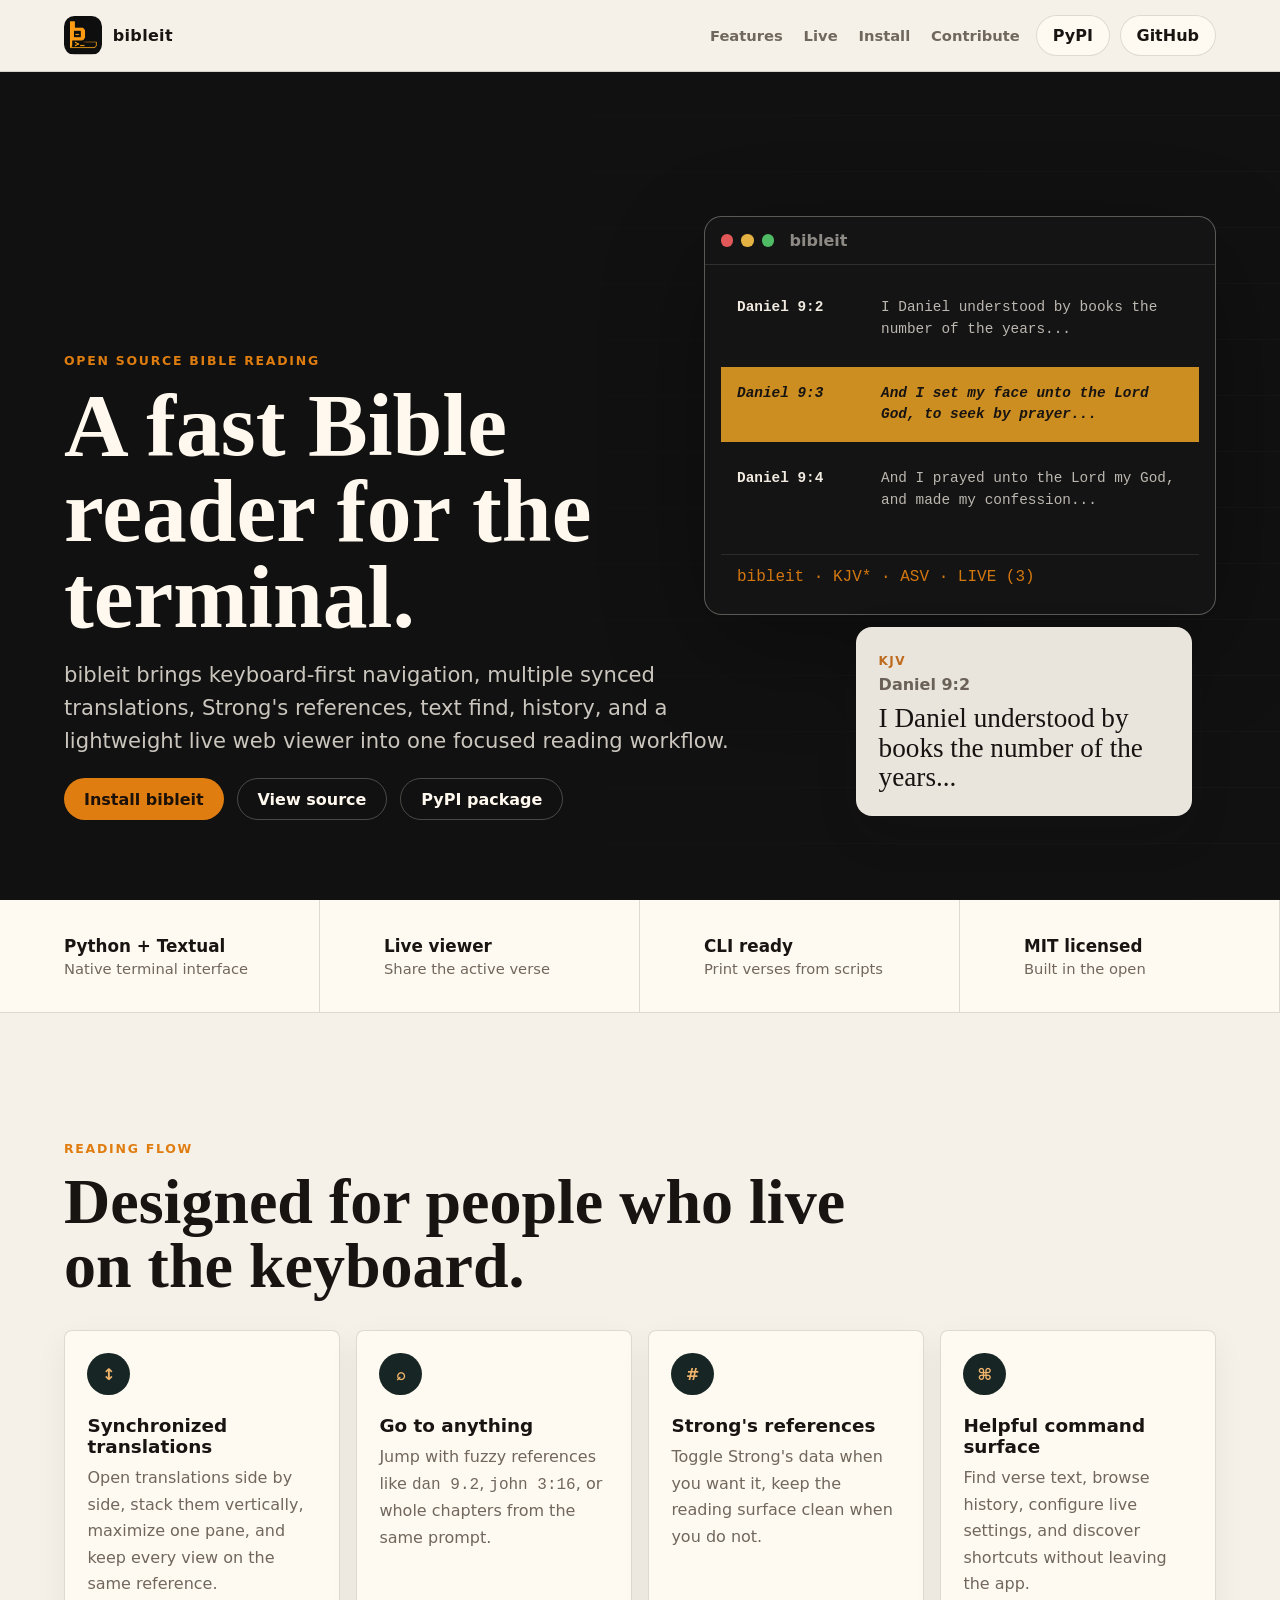
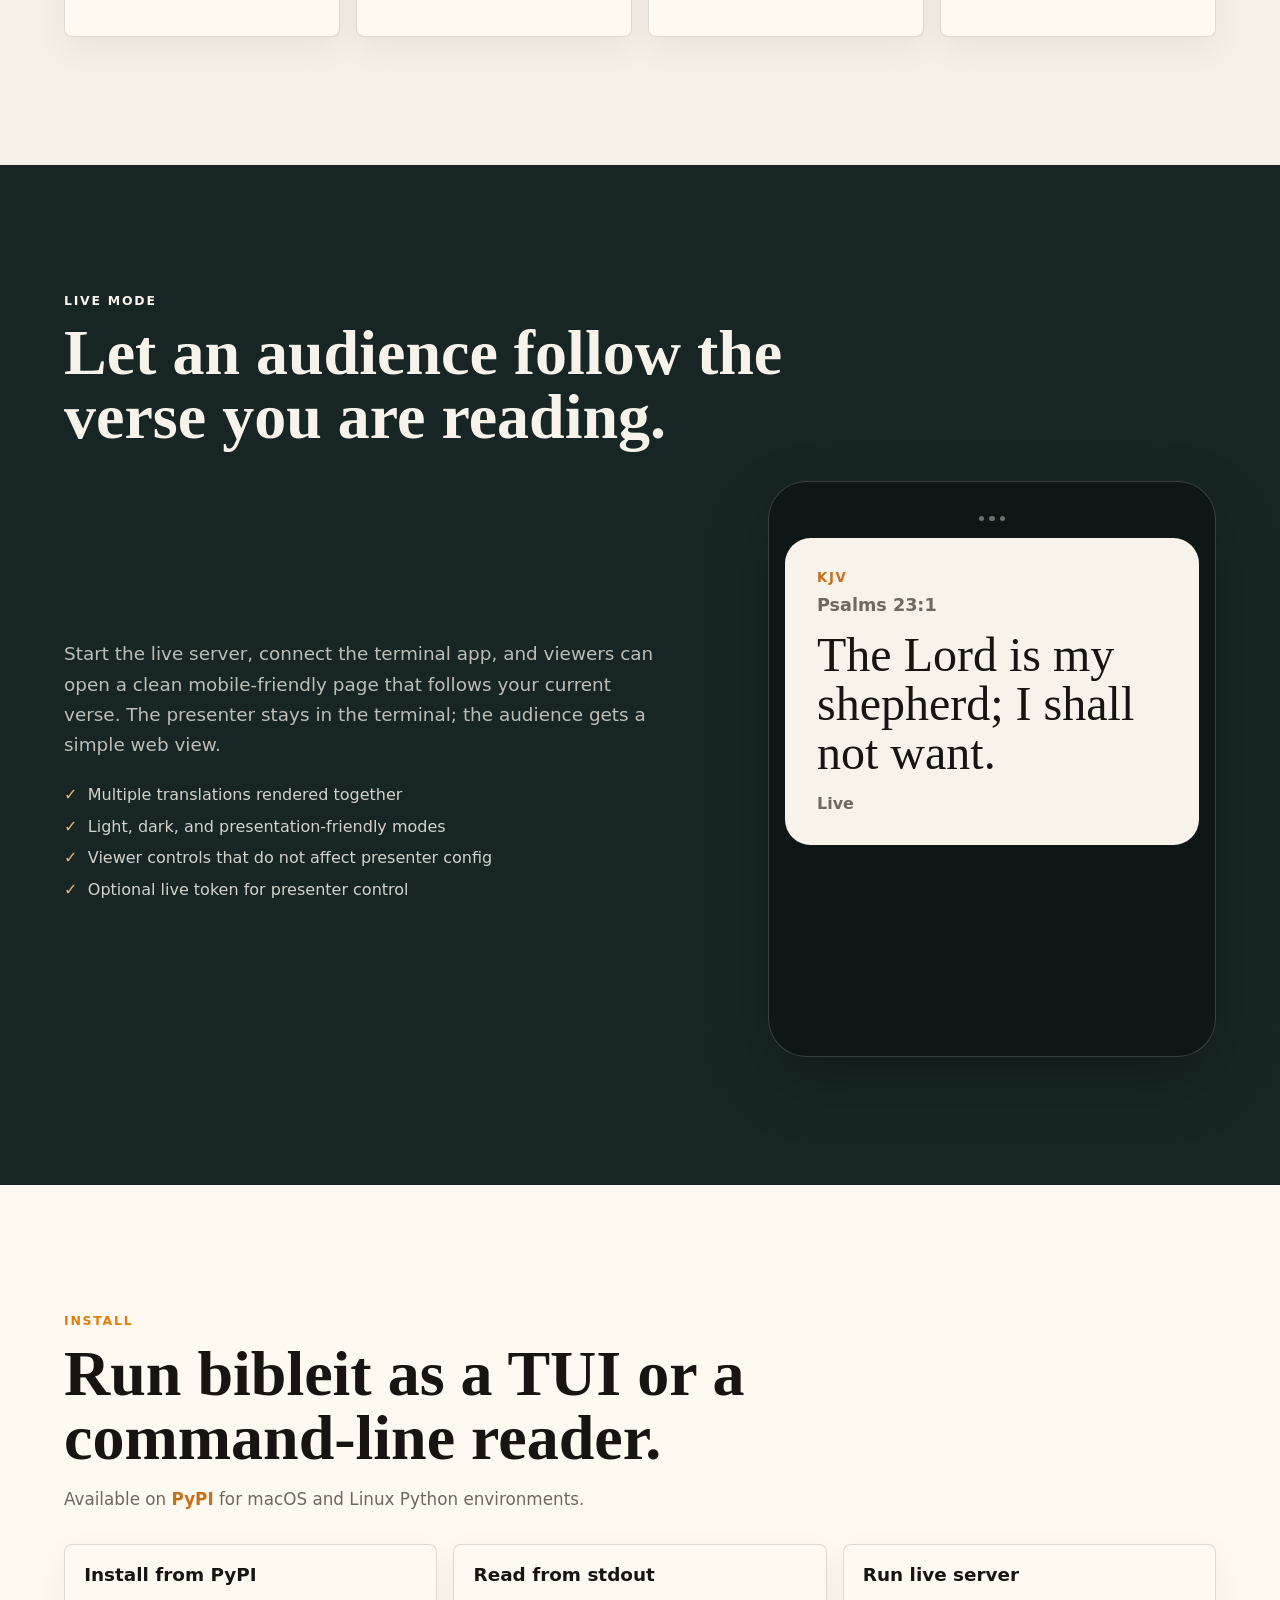
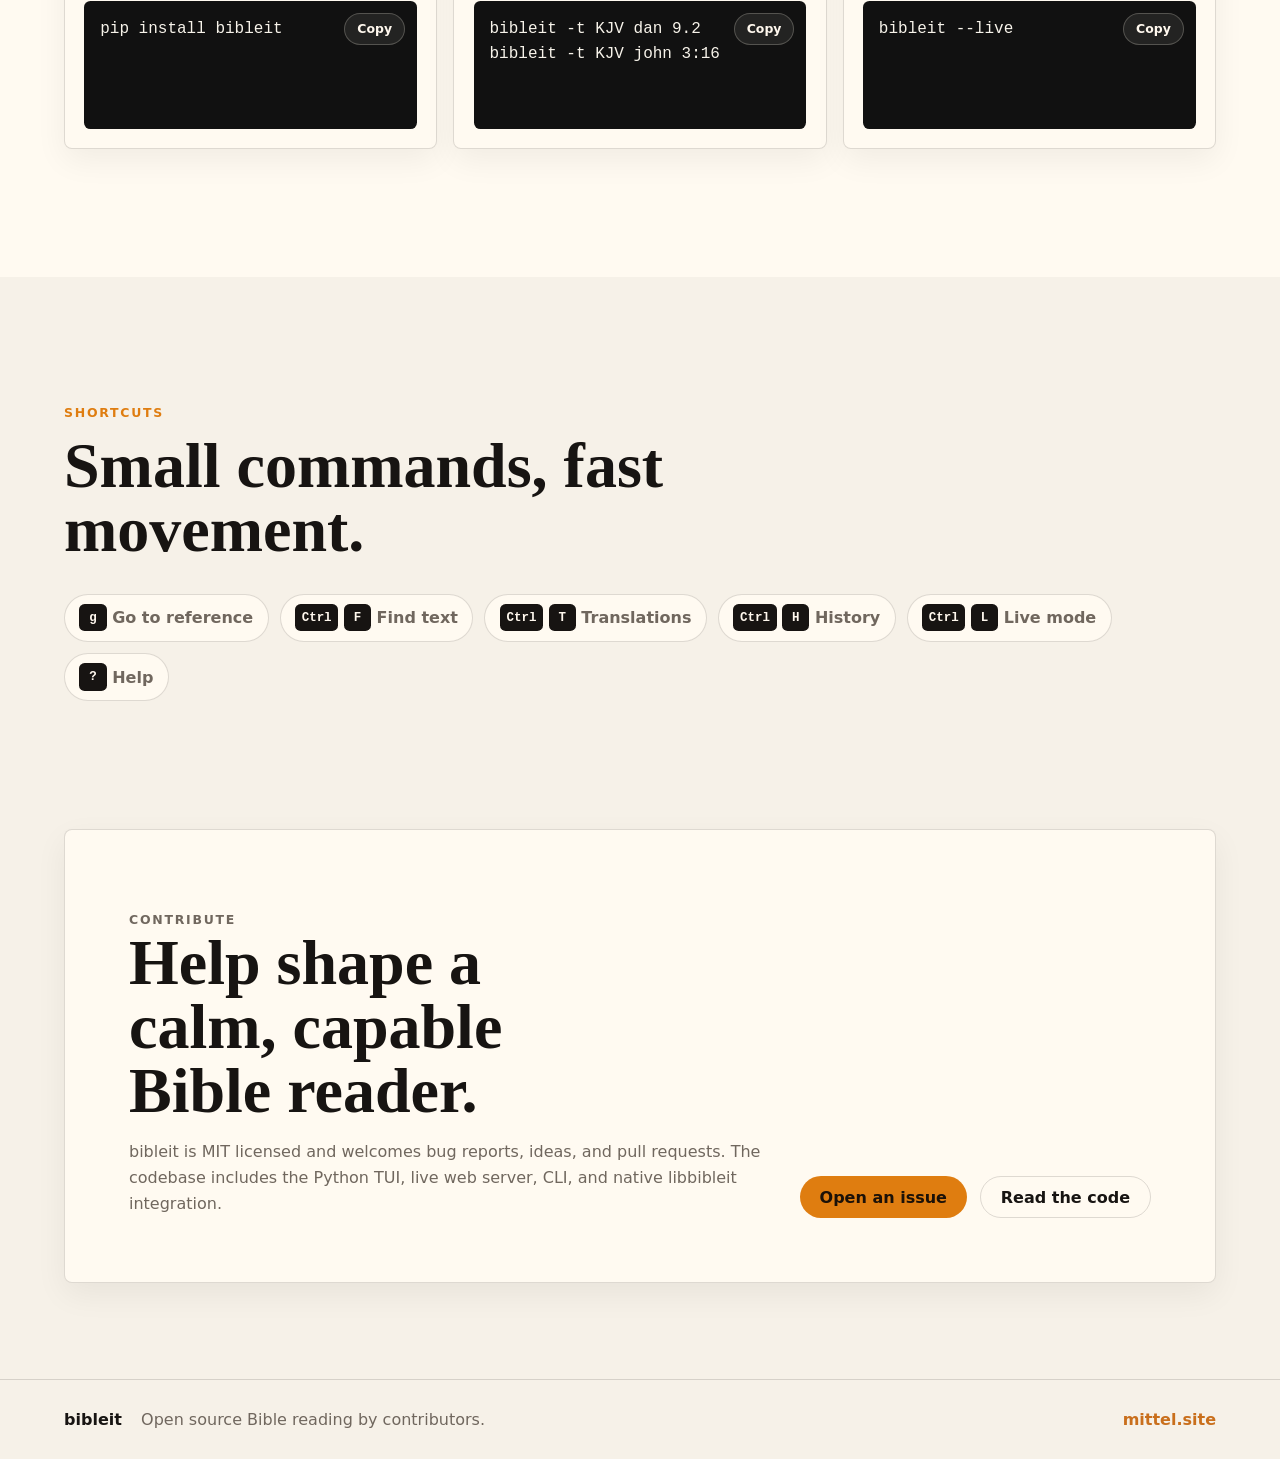
<file: docs/index.html>
<!doctype html>
<html lang="en">
<head>
  <meta charset="utf-8">
  <meta name="viewport" content="width=device-width, initial-scale=1">
  <meta name="description" content="bibleit is an open source keyboard-first Bible reader for the terminal with synced translations, live sharing, Strong's references, and a fast CLI.">
  <meta name="theme-color" content="#111111">
  <title>bibleit - open source Bible reading for the terminal</title>
  <link rel="icon" type="image/png" href="assets/bibleit-icon.png">
  <link rel="apple-touch-icon" href="assets/bibleit-icon.png">
  <link rel="stylesheet" href="styles.css">
</head>
<body>
  <header class="site-header">
    <a class="brand" href="#top" aria-label="bibleit home">
      <img class="brand-mark" src="assets/bibleit-icon.png" alt="">
      <span>bibleit</span>
    </a>
    <nav class="site-nav" aria-label="Primary navigation">
      <a href="#features">Features</a>
      <a href="#live">Live</a>
      <a href="#install">Install</a>
      <a href="#contribute">Contribute</a>
    </nav>
    <div class="header-actions">
      <a class="header-action" href="https://pypi.org/project/bibleit/">PyPI</a>
      <a class="header-action" href="https://github.com/mittel-labs/bibleit">GitHub</a>
    </div>
  </header>

  <main id="top">
    <section class="hero" aria-labelledby="hero-title">
      <div class="hero-visual" aria-hidden="true">
        <div class="terminal-window">
          <div class="window-bar">
            <span></span><span></span><span></span>
            <strong>bibleit</strong>
          </div>
          <div class="terminal-grid">
            <div class="verse-line"><b>Daniel 9:2</b><span>I Daniel understood by books the number of the years...</span></div>
            <div class="verse-line active"><b>Daniel 9:3</b><span>And I set my face unto the Lord God, to seek by prayer...</span></div>
            <div class="verse-line"><b>Daniel 9:4</b><span>And I prayed unto the Lord my God, and made my confession...</span></div>
            <div class="status-line">bibleit · KJV* · ASV · LIVE (3)</div>
          </div>
        </div>
        <div class="live-card">
          <span>KJV</span>
          <b>Daniel 9:2</b>
          <p>I Daniel understood by books the number of the years...</p>
        </div>
      </div>

      <div class="hero-copy">
        <p class="eyebrow">Open source Bible reading</p>
        <h1 id="hero-title">A fast Bible reader for the terminal.</h1>
        <p class="hero-text">
          bibleit brings keyboard-first navigation, multiple synced translations,
          Strong's references, text find, history, and a lightweight live web viewer
          into one focused reading workflow.
        </p>
        <div class="hero-actions">
          <a class="primary-action" href="#install">Install bibleit</a>
          <a class="secondary-action" href="https://github.com/mittel-labs/bibleit">View source</a>
          <a class="secondary-action" href="https://pypi.org/project/bibleit/">PyPI package</a>
        </div>
      </div>
    </section>

    <section class="quick-strip" aria-label="Project highlights">
      <div>
        <strong>Python + Textual</strong>
        <span>Native terminal interface</span>
      </div>
      <div>
        <strong>Live viewer</strong>
        <span>Share the active verse</span>
      </div>
      <div>
        <strong>CLI ready</strong>
        <span>Print verses from scripts</span>
      </div>
      <div>
        <strong>MIT licensed</strong>
        <span>Built in the open</span>
      </div>
    </section>

    <section id="features" class="section">
      <div class="section-heading">
        <p class="eyebrow">Reading flow</p>
        <h2>Designed for people who live on the keyboard.</h2>
      </div>
      <div class="feature-grid">
        <article>
          <span class="icon">↕</span>
          <h3>Synchronized translations</h3>
          <p>Open translations side by side, stack them vertically, maximize one pane, and keep every view on the same reference.</p>
        </article>
        <article>
          <span class="icon">⌕</span>
          <h3>Go to anything</h3>
          <p>Jump with fuzzy references like <code>dan 9.2</code>, <code>john 3:16</code>, or whole chapters from the same prompt.</p>
        </article>
        <article>
          <span class="icon">#</span>
          <h3>Strong's references</h3>
          <p>Toggle Strong's data when you want it, keep the reading surface clean when you do not.</p>
        </article>
        <article>
          <span class="icon">⌘</span>
          <h3>Helpful command surface</h3>
          <p>Find verse text, browse history, configure live settings, and discover shortcuts without leaving the app.</p>
        </article>
      </div>
    </section>

    <section id="live" class="section live-section">
      <div class="section-heading">
        <p class="eyebrow">Live mode</p>
        <h2>Let an audience follow the verse you are reading.</h2>
      </div>
      <div class="live-layout">
        <div class="live-copy">
          <p>
            Start the live server, connect the terminal app, and viewers can open a
            clean mobile-friendly page that follows your current verse. The presenter
            stays in the terminal; the audience gets a simple web view.
          </p>
          <ul class="check-list">
            <li>Multiple translations rendered together</li>
            <li>Light, dark, and presentation-friendly modes</li>
            <li>Viewer controls that do not affect presenter config</li>
            <li>Optional live token for presenter control</li>
          </ul>
        </div>
        <div class="phone-preview" aria-label="Live viewer preview">
          <div class="phone-toolbar">
            <span></span><span></span><span></span>
          </div>
          <div class="phone-content">
            <small>KJV</small>
            <strong>Psalms 23:1</strong>
            <p>The Lord is my shepherd; I shall not want.</p>
            <em>Live</em>
          </div>
        </div>
      </div>
    </section>

    <section id="install" class="section install-section">
      <div class="section-heading">
        <p class="eyebrow">Install</p>
        <h2>Run bibleit as a TUI or a command-line reader.</h2>
        <p class="section-note">Available on <a href="https://pypi.org/project/bibleit/">PyPI</a> for macOS and Linux Python environments.</p>
      </div>
      <div class="command-grid">
        <article class="command-card">
          <h3>Install from PyPI</h3>
          <pre><code>pip install bibleit</code><button class="copy-command" type="button" aria-label="Copy install command">Copy</button></pre>
        </article>
        <article class="command-card">
          <h3>Read from stdout</h3>
          <pre><code>bibleit -t KJV dan 9.2
bibleit -t KJV john 3:16</code><button class="copy-command" type="button" aria-label="Copy CLI examples">Copy</button></pre>
        </article>
        <article class="command-card">
          <h3>Run live server</h3>
          <pre><code>bibleit --live</code><button class="copy-command" type="button" aria-label="Copy live server command">Copy</button></pre>
        </article>
      </div>
    </section>

    <section class="section shortcuts-section">
      <div class="section-heading">
        <p class="eyebrow">Shortcuts</p>
        <h2>Small commands, fast movement.</h2>
      </div>
      <div class="shortcut-list" aria-label="Common shortcuts">
        <span><kbd>g</kbd> Go to reference</span>
        <span><kbd>Ctrl</kbd><kbd>F</kbd> Find text</span>
        <span><kbd>Ctrl</kbd><kbd>T</kbd> Translations</span>
        <span><kbd>Ctrl</kbd><kbd>H</kbd> History</span>
        <span><kbd>Ctrl</kbd><kbd>L</kbd> Live mode</span>
        <span><kbd>?</kbd> Help</span>
      </div>
    </section>

    <section id="contribute" class="section contribute-section">
      <div>
        <p class="eyebrow">Contribute</p>
        <h2>Help shape a calm, capable Bible reader.</h2>
        <p>
          bibleit is MIT licensed and welcomes bug reports, ideas, and pull
          requests. The codebase includes the Python TUI, live web server, CLI,
          and native libbibleit integration.
        </p>
      </div>
      <div class="contribute-actions">
        <a class="primary-action" href="https://github.com/mittel-labs/bibleit/issues">Open an issue</a>
        <a class="secondary-action" href="https://github.com/mittel-labs/bibleit">Read the code</a>
      </div>
    </section>
  </main>

  <footer class="site-footer">
    <span>bibleit</span>
    <span>Open source Bible reading by contributors.</span>
    <a href="https://mittel.site">mittel.site</a>
  </footer>

  <script src="app.js"></script>
</body>
</html>
</file>
<file: docs/styles.css>
:root {
  color-scheme: light;
  --ink: #171412;
  --paper: #f6f1e8;
  --paper-strong: #fffaf1;
  --muted: #70675e;
  --line: rgba(23, 20, 18, 0.14);
  --accent: #c96f1c;
  --accent-strong: #df7d10;
  --green: #2f6c61;
  --blue: #485f9f;
  --dark: #111111;
  --dark-soft: #1b1b1b;
  --shadow: 0 1.25rem 3rem rgba(23, 20, 18, 0.14);
}

* {
  box-sizing: border-box;
}

html {
  scroll-behavior: smooth;
}

body {
  margin: 0;
  background: var(--paper);
  color: var(--ink);
  font-family: Inter, ui-sans-serif, system-ui, -apple-system, BlinkMacSystemFont, "Segoe UI", sans-serif;
}

a {
  color: inherit;
}

code,
pre,
kbd {
  font-family: "SFMono-Regular", Consolas, "Liberation Mono", monospace;
}

.site-header {
  position: sticky;
  top: 0;
  z-index: 10;
  min-height: 4.5rem;
  padding: 0 5vw;
  display: flex;
  align-items: center;
  gap: 1rem;
  border-bottom: 1px solid var(--line);
  background: rgba(246, 241, 232, 0.86);
  backdrop-filter: blur(18px);
}

.site-header[data-scrolled] {
  box-shadow: 0 0.8rem 2rem rgba(23, 20, 18, 0.08);
}

.brand {
  display: inline-flex;
  align-items: center;
  gap: 0.65rem;
  font-weight: 850;
  text-decoration: none;
  letter-spacing: 0.02em;
}

.brand-mark {
  width: 2.4rem;
  height: 2.4rem;
  display: block;
  flex: 0 0 auto;
  border-radius: 0.65rem;
}

.site-nav {
  margin-left: auto;
  display: flex;
  gap: 1.3rem;
  color: var(--muted);
  font-size: 0.92rem;
  font-weight: 700;
}

.site-nav a,
.header-action,
.hero-actions a,
.contribute-actions a {
  text-decoration: none;
}

.site-nav a:hover {
  color: var(--ink);
}

.header-actions {
  display: flex;
  align-items: center;
  gap: 0.6rem;
}

.header-action,
.primary-action,
.secondary-action {
  min-height: 2.6rem;
  display: inline-flex;
  align-items: center;
  justify-content: center;
  border-radius: 999px;
  font-weight: 800;
}

.header-action {
  padding: 0 1rem;
  border: 1px solid var(--line);
  background: var(--paper-strong);
}

.hero {
  min-height: calc(100vh - 4.5rem);
  position: relative;
  display: grid;
  align-items: end;
  padding: 8rem 5vw 5rem;
  overflow: hidden;
  background: var(--dark);
  color: #fff8ee;
}

.hero::after {
  content: "";
  position: absolute;
  inset: 0;
  background:
    linear-gradient(90deg, rgba(17, 17, 17, 0.96) 0%, rgba(17, 17, 17, 0.86) 42%, rgba(17, 17, 17, 0.38) 100%),
    repeating-linear-gradient(0deg, rgba(255, 255, 255, 0.035), rgba(255, 255, 255, 0.035) 1px, transparent 1px, transparent 3.5rem);
  pointer-events: none;
}

.hero-copy {
  position: relative;
  z-index: 2;
  width: min(52rem, 52vw);
  max-width: 100%;
}

.eyebrow {
  margin: 0 0 0.85rem;
  color: var(--accent-strong);
  font-size: 0.78rem;
  font-weight: 900;
  letter-spacing: 0.14em;
  text-transform: uppercase;
}

h1,
h2,
h3,
p {
  margin-top: 0;
}

h1 {
  max-width: 13ch;
  margin-bottom: 1.2rem;
  font-family: Georgia, "Times New Roman", serif;
  font-size: clamp(3rem, 7vw, 6.4rem);
  line-height: 0.96;
  letter-spacing: 0;
}

h2 {
  margin-bottom: 0;
  font-family: Georgia, "Times New Roman", serif;
  font-size: clamp(2.1rem, 5vw, 4.4rem);
  line-height: 1;
  letter-spacing: 0;
}

h3 {
  margin-bottom: 0.55rem;
  font-size: 1.15rem;
}

.hero-text {
  max-width: 42rem;
  color: rgba(255, 248, 238, 0.78);
  font-size: clamp(1.05rem, 2vw, 1.32rem);
  line-height: 1.55;
}

.hero-actions {
  display: flex;
  flex-wrap: wrap;
  gap: 0.8rem;
}

.primary-action {
  padding: 0 1.25rem;
  background: var(--accent-strong);
  color: #1b1108;
}

.secondary-action {
  padding: 0 1.25rem;
  border: 1px solid rgba(255, 248, 238, 0.24);
  color: #fff8ee;
}

.hero-visual {
  position: absolute;
  z-index: 1;
  right: 5vw;
  top: 9rem;
  width: min(44rem, 40vw);
  min-height: 34rem;
  opacity: 0.94;
}

.terminal-window {
  border: 1px solid rgba(255, 248, 238, 0.32);
  border-radius: 1.1rem;
  background: #151515;
  box-shadow: 0 2rem 7rem rgba(0, 0, 0, 0.34);
  overflow: hidden;
}

.window-bar {
  height: 3rem;
  display: flex;
  align-items: center;
  gap: 0.5rem;
  padding: 0 1rem;
  border-bottom: 1px solid rgba(255, 248, 238, 0.12);
  color: rgba(255, 248, 238, 0.55);
}

.window-bar span {
  width: 0.78rem;
  height: 0.78rem;
  border-radius: 50%;
  background: #f05d5e;
}

.window-bar span:nth-child(2) {
  background: #f2bd46;
}

.window-bar span:nth-child(3) {
  background: #53c66b;
}

.window-bar strong {
  margin-left: 0.45rem;
}

.terminal-grid {
  padding: 1rem;
  display: grid;
  gap: 0.65rem;
}

.verse-line {
  display: grid;
  grid-template-columns: 8rem 1fr;
  gap: 1rem;
  padding: 1rem;
  color: rgba(255, 248, 238, 0.76);
  font-family: "SFMono-Regular", Consolas, monospace;
  font-size: 0.9rem;
  line-height: 1.5;
}

.verse-line b {
  color: #fff8ee;
}

.verse-line.active {
  background: #d99623;
  color: #171412;
  font-style: italic;
  font-weight: 800;
}

.verse-line.active b {
  color: #171412;
}

.status-line {
  margin-top: 1rem;
  padding: 0.8rem 1rem;
  border-top: 1px solid rgba(255, 248, 238, 0.1);
  color: var(--accent-strong);
  font-family: "SFMono-Regular", Consolas, monospace;
}

.live-card {
  position: absolute;
  right: 1.5rem;
  bottom: -3.5rem;
  width: min(21rem, 72%);
  padding: 1.35rem;
  border: 1px solid rgba(255, 248, 238, 0.18);
  border-radius: 1rem;
  background: #f7f3ea;
  color: var(--ink);
  box-shadow: var(--shadow);
}

.live-card span {
  color: var(--accent);
  font-size: 0.75rem;
  font-weight: 900;
  letter-spacing: 0.12em;
}

.live-card b {
  display: block;
  margin-top: 0.4rem;
  color: var(--muted);
}

.live-card p {
  margin: 0.6rem 0 0;
  font-family: Georgia, "Times New Roman", serif;
  font-size: 1.7rem;
  line-height: 1.1;
}

.quick-strip {
  display: grid;
  grid-template-columns: repeat(4, 1fr);
  border-bottom: 1px solid var(--line);
  background: var(--paper-strong);
}

.quick-strip div {
  min-height: 7rem;
  padding: 1.25rem 5vw;
  border-right: 1px solid var(--line);
  display: grid;
  align-content: center;
}

.quick-strip strong {
  font-size: 1.05rem;
}

.quick-strip span {
  margin-top: 0.25rem;
  color: var(--muted);
  font-size: 0.92rem;
}

.section {
  padding: clamp(4.5rem, 10vw, 8rem) 5vw;
}

.section-heading {
  max-width: 50rem;
  margin-bottom: 2rem;
}

.section-note {
  max-width: 42rem;
  margin: 1rem 0 0;
  color: var(--muted);
  font-size: 1.05rem;
  line-height: 1.55;
}

.section-note a {
  color: var(--accent);
  font-weight: 850;
  text-decoration: none;
}

.feature-grid {
  display: grid;
  grid-template-columns: repeat(4, minmax(0, 1fr));
  gap: 1rem;
}

.feature-grid article,
.command-card,
.contribute-section {
  min-width: 0;
  border: 1px solid var(--line);
  border-radius: 0.5rem;
  background: var(--paper-strong);
  box-shadow: 0 0.7rem 2rem rgba(23, 20, 18, 0.06);
}

.feature-grid article {
  min-height: 17rem;
  padding: 1.4rem;
}

.feature-grid p,
.live-copy p,
.contribute-section p {
  color: var(--muted);
  line-height: 1.65;
}

.icon {
  width: 2.65rem;
  height: 2.65rem;
  margin-bottom: 1.2rem;
  display: grid;
  place-items: center;
  border-radius: 50%;
  background: #172625;
  color: #f0b46b;
  font-weight: 900;
}

.live-section {
  background: #172625;
  color: #f7f3ea;
}

.live-section .section-heading h2,
.live-section .section-heading .eyebrow {
  color: #f7f3ea;
}

.live-section .eyebrow {
  color: #f0b46b;
}

.live-layout {
  display: grid;
  grid-template-columns: minmax(0, 1fr) minmax(19rem, 28rem);
  gap: clamp(2rem, 8vw, 6rem);
  align-items: center;
}

.live-copy p {
  max-width: 42rem;
  color: rgba(247, 243, 234, 0.74);
  font-size: 1.15rem;
}

.check-list {
  margin: 1.5rem 0 0;
  padding: 0;
  display: grid;
  gap: 0.8rem;
  list-style: none;
}

.check-list li {
  display: flex;
  gap: 0.65rem;
  color: rgba(247, 243, 234, 0.84);
}

.check-list li::before {
  content: "✓";
  color: #f0b46b;
  font-weight: 900;
}

.phone-preview {
  min-height: 36rem;
  padding: 1rem;
  border: 1px solid rgba(247, 243, 234, 0.18);
  border-radius: 2.4rem;
  background: #0f1716;
  box-shadow: 0 1.5rem 4rem rgba(0, 0, 0, 0.24);
}

.phone-toolbar {
  height: 2.5rem;
  display: flex;
  align-items: center;
  justify-content: center;
  gap: 0.3rem;
}

.phone-toolbar span {
  width: 0.35rem;
  height: 0.35rem;
  border-radius: 50%;
  background: rgba(247, 243, 234, 0.4);
}

.phone-content {
  height: calc(100% - 2.5rem);
  padding: 2rem;
  border-radius: 1.6rem;
  background: #f7f3ea;
  color: var(--ink);
  display: grid;
  align-content: center;
}

.phone-content small {
  color: var(--accent);
  font-weight: 900;
  letter-spacing: 0.12em;
}

.phone-content strong {
  margin-top: 0.6rem;
  color: var(--muted);
  font-size: 1.1rem;
}

.phone-content p {
  margin: 1rem 0;
  font-family: Georgia, "Times New Roman", serif;
  font-size: 3rem;
  line-height: 1.02;
}

.phone-content em {
  color: var(--muted);
  font-family: ui-sans-serif, system-ui, sans-serif;
  font-style: normal;
  font-weight: 700;
}

.install-section {
  background: var(--paper-strong);
}

.command-grid {
  display: grid;
  grid-template-columns: repeat(3, minmax(0, 1fr));
  gap: 1rem;
}

.command-card {
  padding: 1.2rem;
}

.command-card pre {
  position: relative;
  max-width: 100%;
  min-width: 0;
  min-height: 8rem;
  margin: 1rem 0 0;
  padding: 1rem 5.4rem 1rem 1rem;
  overflow: auto;
  border-radius: 0.4rem;
  background: #111111;
  color: #f7f3ea;
  line-height: 1.55;
}

.copy-command {
  position: absolute;
  top: 0.75rem;
  right: 0.75rem;
  min-height: 2rem;
  padding: 0 0.75rem;
  border: 1px solid rgba(255, 248, 238, 0.22);
  border-radius: 999px;
  background: rgba(255, 248, 238, 0.08);
  color: #fff8ee;
  cursor: pointer;
  font: inherit;
  font-family: Inter, ui-sans-serif, system-ui, sans-serif;
  font-size: 0.78rem;
  font-weight: 850;
}

.copy-command:hover,
.copy-command:focus-visible {
  border-color: var(--accent-strong);
  background: rgba(223, 125, 16, 0.22);
  outline: none;
}

.copy-command[data-copied] {
  background: var(--accent-strong);
  color: #1b1108;
}

.shortcut-list {
  display: flex;
  flex-wrap: wrap;
  gap: 0.7rem;
}

.shortcut-list span {
  min-height: 3rem;
  display: inline-flex;
  align-items: center;
  gap: 0.35rem;
  padding: 0 0.9rem;
  border: 1px solid var(--line);
  border-radius: 999px;
  background: var(--paper-strong);
  color: var(--muted);
  font-weight: 750;
}

kbd {
  min-width: 1.7rem;
  min-height: 1.7rem;
  padding: 0.15rem 0.35rem;
  display: inline-grid;
  place-items: center;
  border: 1px solid var(--line);
  border-radius: 0.35rem;
  background: #171412;
  color: #fff8ee;
  font-size: 0.78rem;
}

.contribute-section {
  margin: 0 5vw 6rem;
  padding: clamp(2rem, 6vw, 4rem);
  display: grid;
  grid-template-columns: minmax(0, 1fr) auto;
  gap: 2rem;
  align-items: end;
}

.contribute-section h2 {
  max-width: 13ch;
}

.contribute-section p {
  max-width: 42rem;
  margin: 1rem 0 0;
}

.contribute-actions {
  display: flex;
  gap: 0.8rem;
  flex-wrap: wrap;
}

.contribute-section .secondary-action {
  border-color: var(--line);
  color: var(--ink);
}

.site-footer {
  min-height: 5rem;
  padding: 1rem 5vw;
  display: flex;
  flex-wrap: wrap;
  gap: 0.8rem 1.2rem;
  align-items: center;
  border-top: 1px solid var(--line);
  color: var(--muted);
}

.site-footer span:first-child {
  color: var(--ink);
  font-weight: 900;
}

.site-footer a {
  margin-left: auto;
  color: var(--accent);
  font-weight: 800;
  text-decoration: none;
}

@media (max-width: 980px) {
  .site-nav {
    display: none;
  }

  .hero {
    min-height: auto;
    padding-top: 6rem;
  }

  .hero-visual {
    position: relative;
    right: auto;
    bottom: auto;
    width: 100%;
    min-height: auto;
    margin: 3rem 0 0;
    order: 2;
  }

  .hero-copy {
    width: 100%;
  }

  .hero::after {
    background:
      linear-gradient(180deg, rgba(17, 17, 17, 0.95) 0%, rgba(17, 17, 17, 0.86) 100%),
      repeating-linear-gradient(0deg, rgba(255, 255, 255, 0.035), rgba(255, 255, 255, 0.035) 1px, transparent 1px, transparent 3.5rem);
  }

  .quick-strip,
  .feature-grid,
  .command-grid,
  .live-layout,
  .contribute-section {
    grid-template-columns: 1fr;
  }

  .quick-strip div {
    border-right: 0;
    border-bottom: 1px solid var(--line);
  }

  .phone-preview {
    width: min(100%, 24rem);
  }

  .contribute-section {
    margin-left: 0;
    margin-right: 0;
    border-radius: 0;
  }
}

@media (max-width: 620px) {
  .site-header {
    min-height: 4rem;
  }

  .header-actions {
    display: none;
  }

  .hero {
    padding: 5rem 1.1rem 3rem;
  }

  .section {
    padding-left: 1.1rem;
    padding-right: 1.1rem;
  }

  h1 {
    font-size: clamp(3rem, 18vw, 4.8rem);
  }

  .verse-line {
    grid-template-columns: 1fr;
  }

  .live-card {
    position: static;
    width: 100%;
    margin-top: 1rem;
  }

  .terminal-window {
    border-radius: 0.7rem;
  }

  .phone-content p {
    font-size: 2.35rem;
  }

  .site-footer a {
    margin-left: 0;
  }
}
</file>
